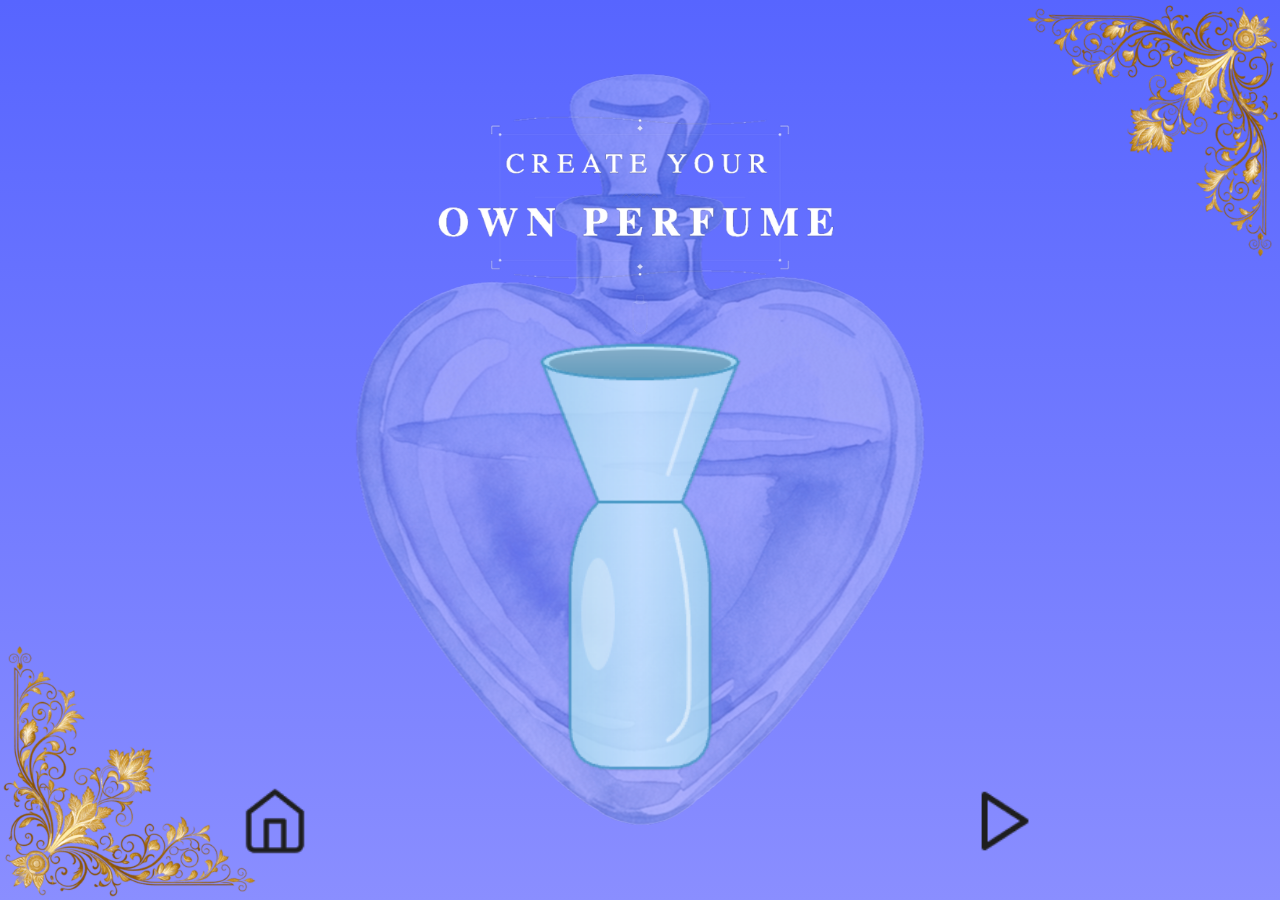
<file: index.html>
<!DOCTYPE html>
<html lang="en">
<head>
<meta charset="UTF-8">
<meta name="viewport" content="width=device-width, initial-scale=1.0">
<title>Create Your Own Perfume</title>
<link rel="stylesheet" href="css/style.css">
<script src="js/script.js" defer></script>
</head>

<body>

<section class="hero">

    <!-- Large center bottle behind everything -->
    <img src="Assets/bottle.png" class="hero-background-bottle" alt="Background Bottle">

    <!-- Corner Borders -->
    <img src="Assets/Border left.png" class="border-bottom-left" alt="Bottom Left Border">
    <img src="Assets/Border right.png" class="border-top-right" alt="Top Right Border">

    <!-- Hero Title -->
    <img src="Assets/Create your own perfume.png" class="title" alt="Create Your Own Perfume">

    <!-- Hero Buttons -->
    <div class="hero-actions">
        <a href="index.html"><img src="Assets/Home.png" alt="Home" class="btn home-btn"></a>
        <a href="make.html"><img src="Assets/Play.png" alt="Play" class="btn home-btn"></a>
    </div>

    <!-- Potion Bottle floating in the middle -->
    <img src="Assets/potion-bottle.png" class="potion-bottle" alt="Potion Bottle">

</section>

<!-- Background music (hidden) -->
<audio id="background-music" src="Assets/jazz.mp3" loop></audio>

</body>
</html>
</file>
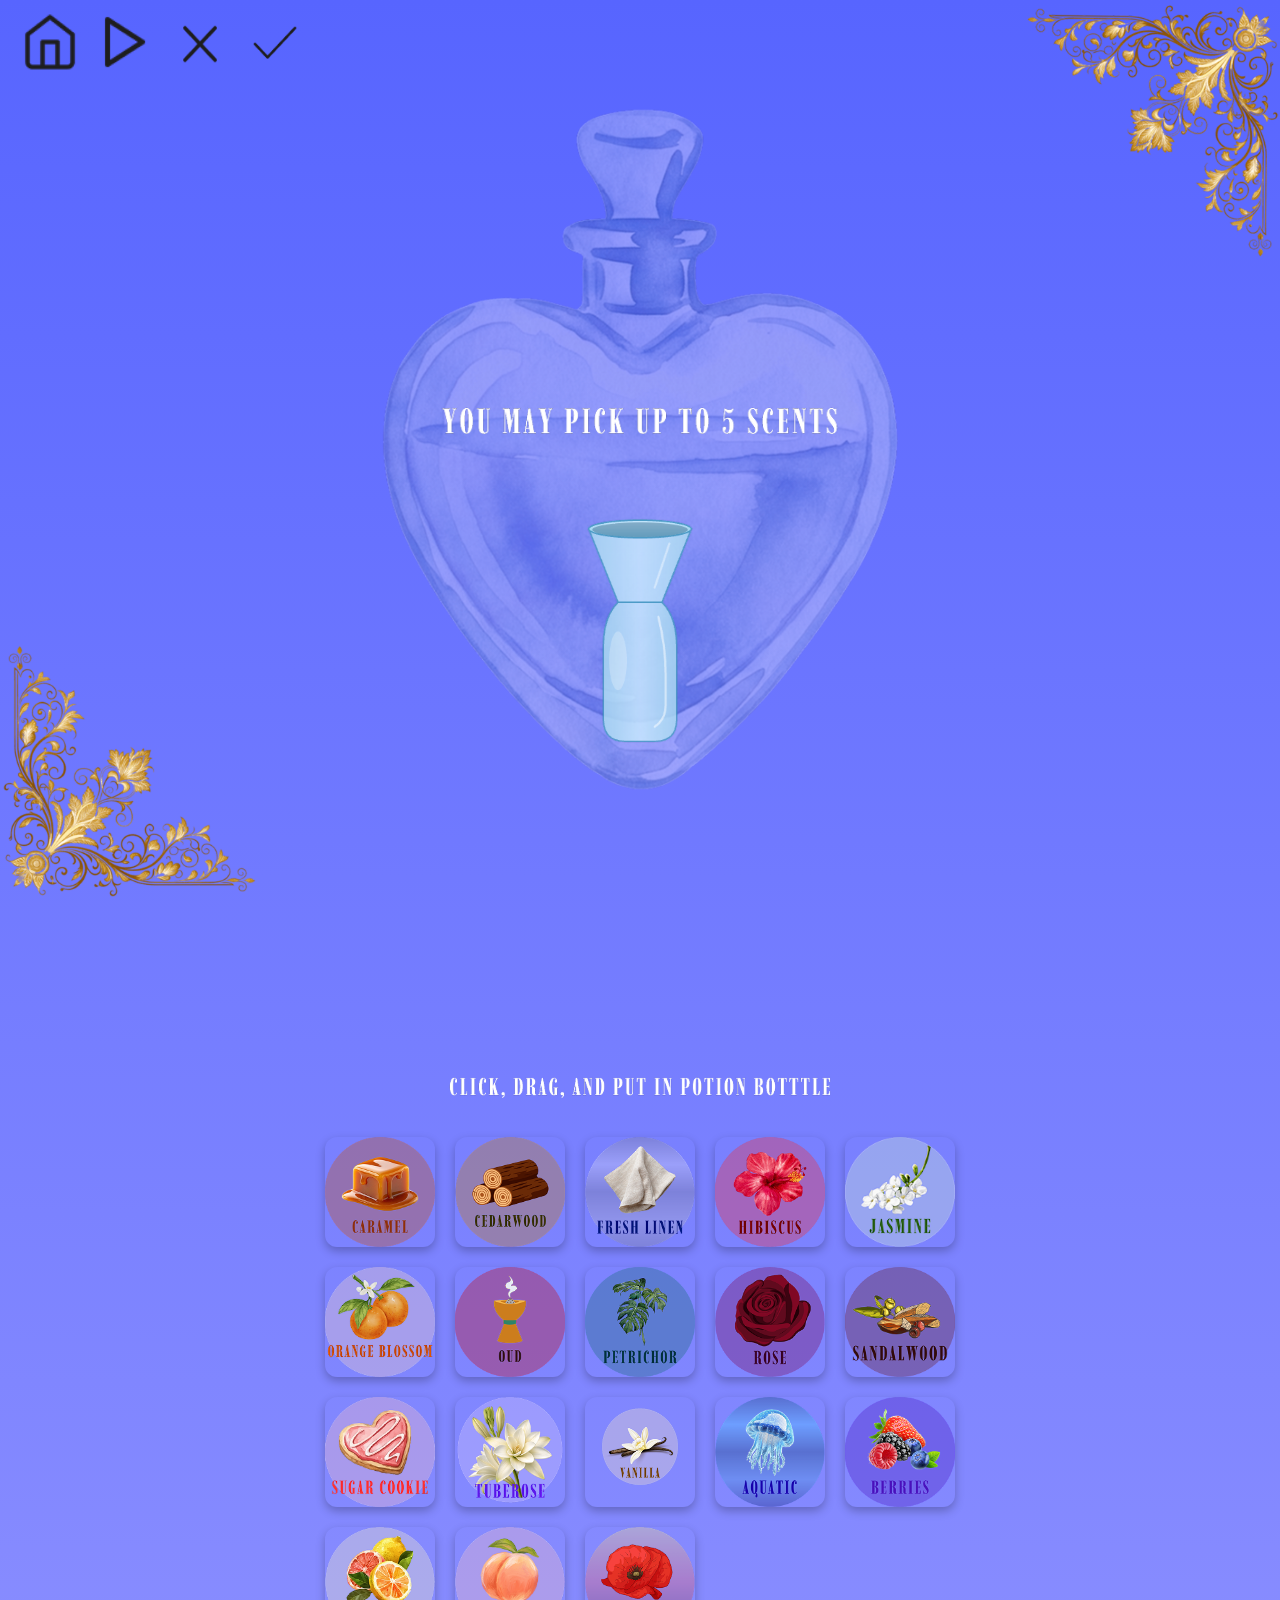
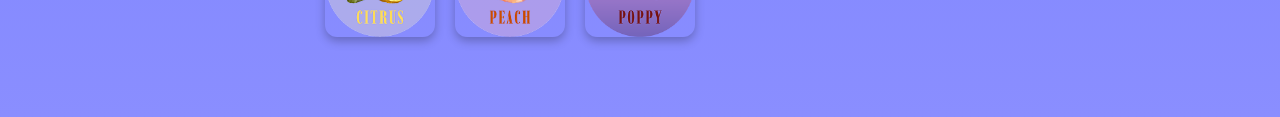
<file: make.html>
<!DOCTYPE html>
<html lang="en">
<head>
<meta charset="UTF-8">
<meta name="viewport" content="width=device-width, initial-scale=1.0">
<title>Make - Create Your Perfume</title>
<link rel="stylesheet" href="css/make.css">
<script src="js/make.js" defer></script>
</head>
<body>

<!-- Top Navigation -->
<div class="top-nav">
    <a href="index.html"><img src="Assets/Home.png" alt="Home" class="home-btn"></a>
    <a href="recommendations.html"><img src="Assets/Play.png" alt="Play" class="play-btn"></a>
    <img src="Assets/Make/X.png" class="potion-x" alt="Remove Scent">
    <img src="Assets/Make/Check.png" class="potion-check" alt="Confirm Scent">
</div>

<!-- Background Bottle -->
<img src="Assets/bottle.png" class="hero-background-bottle" alt="Background Bottle">

<!-- Hero Section: Instructions + Potion + Click & Drag -->
<div class="hero-section">

    <!-- Top Instruction -->
    <div class="make-instructions">
        <img src="Assets/Make/You may pick up to 5 scents.png" alt="Limit Note">
    </div>

    <!-- Potion Bottle -->
    <div class="potion-container">
        <img src="Assets/potion-bottle.png" class="potion-bottle" alt="Potion Bottle">
        <div class="potion-fill"></div>
    </div>

    <!-- Click & Drag Instructions -->
    <div class="make-click-drag">
        <img src="Assets/Make/click-drag.png" alt="Click and drag and put in potion bottle">
    </div>

</div>

<!-- Main Make Container: Scents Grid -->
<main class="make-container">
    <section class="make-grid">
        <img src="Assets/Make/Caramel.png" alt="Caramel" draggable="true">
        <img src="Assets/Make/Cedarwood 1.png" alt="Cedarwood" draggable="true">
        <img src="Assets/Make/Fresh Linen.png" alt="Fresh Linen" draggable="true">
        <img src="Assets/Make/Hibiscus.png" alt="Hibiscus" draggable="true">
        <img src="Assets/Make/Jasmine 1.png" alt="Jasmine" draggable="true">
        <img src="Assets/Make/Orange Blossom 1.png" alt="Orange Blossom" draggable="true">
        <img src="Assets/Make/Oud.png" alt="Oud" draggable="true">
        <img src="Assets/Make/Petrichor.png" alt="Petrichor" draggable="true">
        <img src="Assets/Make/Rose.png" alt="Rose" draggable="true">
        <img src="Assets/Make/Sandalwood 1.png" alt="Sandalwood" draggable="true">
        <img src="Assets/Make/Sugar Cookie.png" alt="Sugar Cookie" draggable="true">
        <img src="Assets/Make/Tuberose (3) 1.png" alt="Tuberose" draggable="true">
        <img src="Assets/Make/Vanilla 1.png" alt="Vanilla" draggable="true">
        <img src="Assets/Make/aquatic.png" alt="Aquatic" draggable="true">
        <img src="Assets/Make/berries.png" alt="Berries" draggable="true">
        <img src="Assets/Make/citrus.png" alt="Citrus" draggable="true">
        <img src="Assets/Make/peach.png" alt="Peach" draggable="true">
        <img src="Assets/Make/poppy.png" alt="Poppy" draggable="true">
    </section>
</main>

<!-- Corner Borders -->
<img src="Assets/Border left.png" class="border-bottom-left" alt="Bottom Left Border">
<img src="Assets/Border right.png" class="border-top-right" alt="Top Right Border">

</body>
</html>
</file>
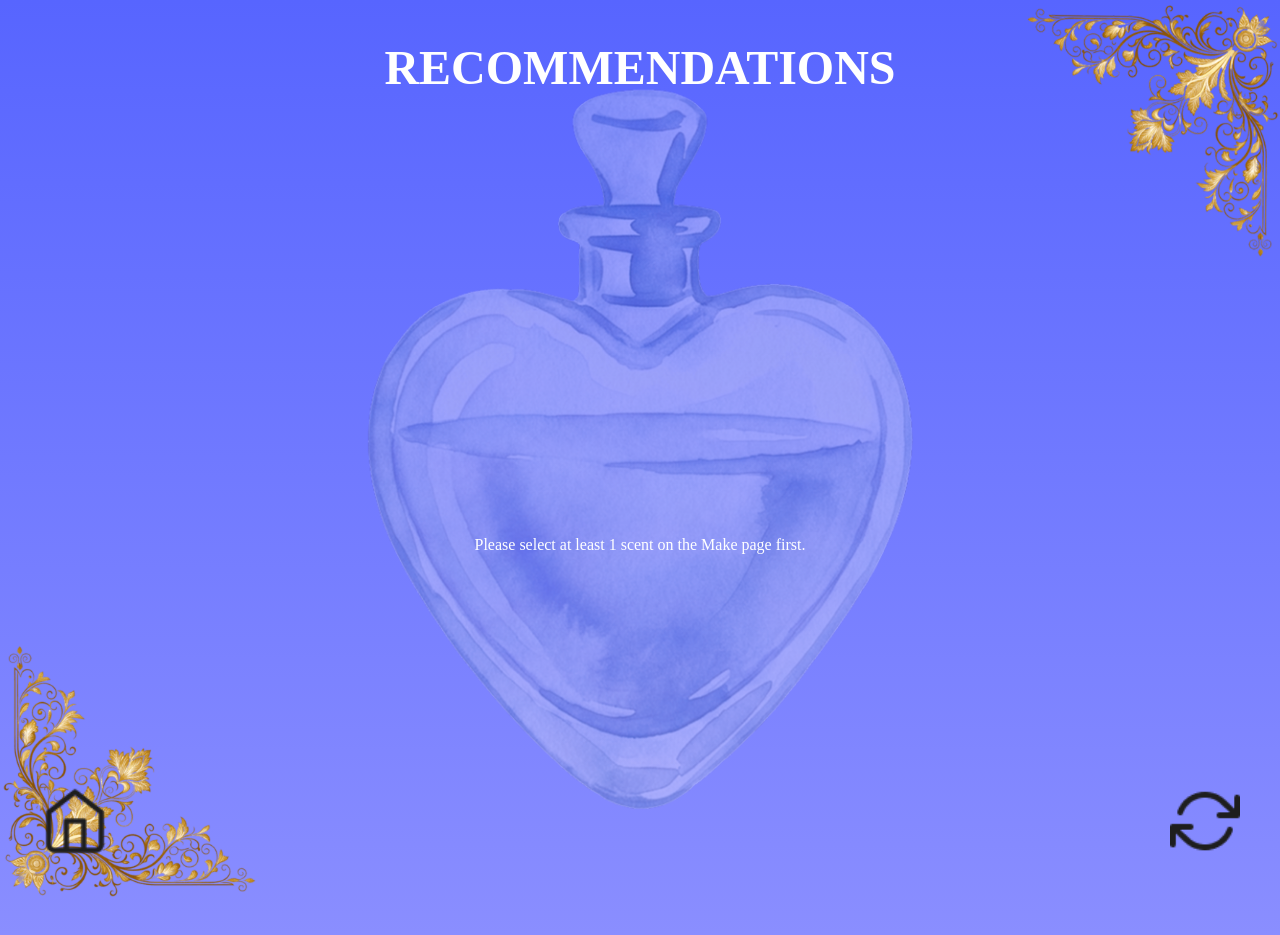
<file: recommendations.html>
<!DOCTYPE html>
<html lang="en">
<head>
<meta charset="UTF-8">
<meta name="viewport" content="width=device-width, initial-scale=1.0">
<title>Recommendations</title>
<link rel="stylesheet" href="css/recommendations.css">
<script src="js/recommendations.js" defer></script>
</head>

<body>

<!-- Background Bottle -->
<img src="Assets/bottle.png" class="hero-background-bottle" alt="Background Bottle">

<!-- Corner Borders -->
<img src="Assets/Border left.png" class="border-bottom-left" alt="Bottom Left Border">
<img src="Assets/Border right.png" class="border-top-right" alt="Top Right Border">

<!-- Page Title -->
<h1 class="recommendations-title">RECOMMENDATIONS</h1>

<!-- Home Button -->
<a href="index.html" class="home-button">
    <img src="Assets/Home.png" alt="Home Button">
</a>

<!-- Refresh Button -->
<a href="make.html" class="refresh-button">
    <img src="Assets/Recommendations/Refresh cw.png" alt="Refresh Button">
</a>

<!-- Recommendations Container -->
<div class="recommendations-container">
    <!-- Cards will be dynamically generated by recommendations.js -->
</div>

</body>
</html>
</file>
<file: css/style.css>
*{
    margin:0;
    padding:0;
    box-sizing:border-box;
}

/* Font */
@font-face{
    font-family: 'Imbue';
    src: url('../Assets/Font/Imbue-VariableFont_opsz,wght.ttf') format('truetype');
    font-weight: 100 900;
    font-style: normal;
    font-display: swap;
}

body{
    background: linear-gradient(180deg, #5765FF 0%, #8A8EFF 100%);
    font-family:"Imbue", serif;
    color:#ffffff;
    text-transform:uppercase;
    overflow-x:hidden;
}

/* Page Titles */
.page-title {
    text-align:center;
    margin-bottom:24px;
    font-size: clamp(24px, 4vw, 48px);
    line-height:1.1;
}

/* HERO SECTION */
.hero {
    position: relative;
    height: 100vh;
    display: flex;
    flex-direction: column;
    align-items: center;
    justify-content: flex-start;
    overflow: hidden;
    padding-top: 80px;
}

/* Large background bottle behind everything (make + index pages) */
.hero-background-bottle {
    position: absolute;
    left: 50%;
    top: 50%;
    transform: translate(-50%, -50%);
    width: 939px; /* Figma size */
    z-index: 0;  /* behind everything */
    pointer-events: none;
}

.hero .title {
    width: 560px;
    max-width: 85%;
    margin-bottom: 0;
    z-index: 3;
    text-align: center;
    text-shadow:0 4px 8px rgba(0,0,0,0.3);
    position: relative;
}

.hero-content{
    text-align:center;
    z-index:3;
    position:relative;
}

.potion-bottle {
    position: absolute;
    left: 50%;
    top: 62%; /* lowered but still centered */
    transform: translate(-50%, -50%);
    width: 420px;
    z-index: 2; /* above background bottle */
    pointer-events: none;
    animation: float 4s ease-in-out infinite;
}

/* Floating animation */
@keyframes float {
    0%,100% { transform: translate(-50%, -50%) translateY(0px); }
    50% { transform: translate(-50%, -50%) translateY(-12px); }
}

/* Borders positioned in corners */
.border-bottom-left {
    position: absolute;
    left: 0;
    bottom: 0;
    width: 260px;
    z-index: 1;
}

.border-top-right {
    position: absolute;
    right: 0;
    top: 0;
    width: 260px;
    z-index: 1;
}

/* Buttons */
.btn{
    display:inline-block;
    cursor:pointer;
    transition: transform 0.2s ease, filter 0.2s ease;
}

.hero-actions {
    position: absolute;
    bottom: 40px;
    left: 50%;
    width: 100%;
    max-width: 800px;
    display: flex;
    justify-content: space-between;
    transform: translateX(-50%);
    z-index: 3;
}

.home-btn {
    width: 70px;
}
.play-btn {
    width: 70px;
}

.hero-actions .btn:hover{
    transform: scale(1.05);
    filter: brightness(1.1);
}

/* Top Nav */
.top-nav{
    position:fixed;
    left:20px;
    top:20px;
    z-index:4;
}
.top-nav img{ 
    filter:brightness(1.05); 
    width:60px; 
    margin-right:10px; 
}

/* Make Page */
.make-container{
    padding:40px;
    color:#fff;
    min-height:100vh;
    position:relative;
    z-index:3;
}

/* Potion fill overlay (make page only) */
.potion-fill {
    position: absolute;
    left: 50%;
    top: 62%; /* match potion-bottle */
    transform: translate(-50%, -50%);
    width: 420px; /* match potion-bottle */
    height: 0; /* will grow as users drag scents */
    background: linear-gradient(to top, rgba(255, 192, 203, 0.6), rgba(255, 105, 180, 0.8));
    border-radius: 50% 50% 45% 45%;
    z-index: 2;
    pointer-events: none;
    transition: height 0.5s ease;
}

.make-instructions img{
    display:block;
    margin:0 auto 20px auto;
    max-width:90%;
}

.make-grid{
    display: flex; /* flex for drag flow */
    flex-wrap: wrap;
    gap: 20px;
    justify-content: center;
    max-width:900px;
    margin:auto;
    padding-bottom: 200px; /* space for potion area */
}

.make-grid img{
    width:100%;
    height:120px;
    border-radius:12px;
    box-shadow:0 4px 10px rgba(0,0,0,0.25);
    object-fit:cover;
    transition: transform .2s ease, box-shadow .2s ease;
    cursor:pointer;
}

.make-grid img:hover{
    transform:scale(1.08);
    box-shadow:0 8px 20px rgba(0,0,0,0.35);
}

.make-grid img.selected{
    outline:4px solid rgba(255,215,0,0.9);
    transform:translateY(-6px) scale(1.05);
}

.make-grid img.flash{
    box-shadow:0 0 0 4px rgba(255,90,90,0.9);
}

/* Dragging scent style */
.make-grid img.dragging {
    opacity: 0.5;
    transform: scale(1.1);
}

/* X and Check buttons below potion */
.make-actions {
    position: absolute;
    bottom: 100px;
    left: 50%;
    transform: translateX(-50%);
    display: flex;
    gap: 30px;
    z-index: 3;
}

.make-actions img {
    width: 70px;
    cursor: pointer;
    transition: transform 0.2s ease;
}

.make-actions img:hover {
    transform: scale(1.1);
}

/* Recommendations Page */
.rec-container{
    padding:40px;
    min-height:100vh;
    text-align:center;
}

.rec-grid{
    display:flex;
    gap:30px;
    flex-wrap:wrap;
    justify-content:center;
    align-items:center;
}

.rec-grid img{
    width:140px;
    border-radius:12px;
    box-shadow:0 6px 16px rgba(0,0,0,0.3);
    transition: transform 0.2s ease, box-shadow 0.2s ease;
}

.rec-grid img:hover{
    transform:scale(1.05);
    box-shadow:0 8px 20px rgba(0,0,0,0.35);
}

/* Responsive */
@media (max-width:1024px){
    .make-grid{ grid-template-columns: repeat(3, 1fr); }
    .hero .title{ width:400px; }
    .potion-bottle{ width:320px; }
    .hero-background-bottle{ width:700px; }
}

@media (max-width:600px){
    .make-grid{ grid-template-columns: repeat(2, 1fr); }
    .hero .title{ width:280px; }
    .hero-actions{ gap:20px; bottom:40px; }
    .potion-bottle{ width:250px; }
    .hero-background-bottle{ width:500px; }
}

@media (min-width:1440px){
    .make-grid { gap: 28px; max-width: 1100px; }
    .hero .title { width:600px; }
    .hero-background-bottle{ width:939px; }
}
</file>
<file: css/make.css>
/* ===== make.css ===== */

*{
    margin:0;
    padding:0;
    box-sizing:border-box;
}

/* Font */
@font-face{
    font-family:'Imbue';
    src:url('../Assets/Font/Imbue-VariableFont_opsz,wght.ttf') format('truetype');
    font-weight:100 900;
}

body{
    background:linear-gradient(180deg,#5765FF 0%,#8A8EFF 100%);
    font-family:"Imbue", serif;
    color:white;
    text-transform:uppercase;
    overflow-x:hidden;
}

/* ================= NAV ================= */

.top-nav{
    position:fixed;
    top:12px;   /* moved buttons up */
    left:20px;
    z-index:20;
    display:flex;
    gap:15px;
}

.top-nav img{
    width:60px;
    cursor:pointer;
}

/* ================= BACKGROUND BOTTLE ================= */

.hero-background-bottle{
    position:absolute;
    left:50%;
    top:50%;
    transform:translate(-50%,-50%);
    width:850px;
    z-index:0;
    pointer-events:none;
}

/* ================= HERO SECTION ================= */

.hero-section{

    width:100%;

    display:flex;
    flex-direction:column;

    align-items:center;
    justify-content:flex-start;

    text-align:center;

    position:relative;
    z-index:2;

    margin-top:140px; /* slightly higher */
}

/* ================= INSTRUCTIONS ================= */

.make-instructions img{
    width:420px;
    display:block;
    margin:0 auto 18px auto;
}

/* ================= POTION ================= */

.potion-container{

    position:relative;

    width:220px;
    height:330px;

    margin:5px auto 8px auto; /* reduced spacing */

    display:flex;
    align-items:center;
    justify-content:center;
}

/* Bottle */

.potion-bottle{
    width:100%;
    pointer-events:none;
    z-index:3;

    animation:float 4s ease-in-out infinite;
}

/* Floating animation */

@keyframes float{
    0%,100%{transform:translateY(0);}
    50%{transform:translateY(-10px);}
}

/* Liquid */

.potion-fill{

    position:absolute;

    bottom:28px;
    left:50%;
    transform:translateX(-50%);

    width:58%;
    height:0%;

    max-height:190px;

    overflow:hidden;

    z-index:2;

    transition:height .35s ease;
}

.potion-fill::before{

    content:"";

    position:absolute;
    bottom:0;
    left:0;

    width:100%;
    height:100%;

    background:rgba(255,215,0,.65);

    border-radius:50% 50% 0 0 / 18% 18% 0 0;
}

/* ================= CLICK DRAG ================= */

.make-click-drag{
    width:100%;
    text-align:center;
}

.make-click-drag img{
    width:420px;
    display:block;
    margin:0 auto; /* removed extra spacing */
}

/* ================= SCENT GRID ================= */

.make-container{

    width:100%;
    padding:35px 40px 80px 40px;

    display:flex;
    justify-content:center;

    position:relative;
    z-index:3;
}

.make-grid{

    max-width:900px;

    display:grid;
    grid-template-columns:repeat(5,1fr);

    gap:20px;
}

.make-grid img{

    width:110px;
    height:110px;

    object-fit:cover;

    border-radius:12px;

    cursor:grab;

    box-shadow:0 4px 10px rgba(0,0,0,.25);

    transition:.2s;
}

.make-grid img:hover{
    transform:scale(1.06);
}

.make-grid img.dragging{
    opacity:.5;
}

.make-grid img.selected{
    outline:4px solid gold;
}

.make-grid img.flash{
    box-shadow:0 0 0 4px red;
}

/* ================= BORDERS ================= */

.border-bottom-left{
    position:absolute;
    bottom:0;
    left:0;
    width:260px;
    z-index:1;
    pointer-events:none;
}

.border-top-right{
    position:absolute;
    top:0;
    right:0;
    width:260px;
    z-index:1;
    pointer-events:none;
}

/* ================= RESPONSIVE ================= */

@media(max-width:900px){

.hero-background-bottle{
    width:650px;
}

.potion-container{
    width:180px;
    height:260px;
}

.potion-container{
    padding-top:40px;
    padding-bottom:40px;
}

.make-grid{
    grid-template-columns:repeat(4,1fr);
}

.make-grid img{
    width:85px;
    height:85px;
}

}

@media(max-width:600px){

.hero-background-bottle{
    width:500px;
}

.make-grid{
    grid-template-columns:repeat(3,1fr);
}

}

/* ===== DROPLET SPLASH ===== */
.splash {
    position: absolute;
    bottom: 28px; /* aligns with top of potion fill */
    left: 50%;
    width: 20px;
    height: 20px;
    background: rgba(255, 255, 255, 0.7);
    border-radius: 50%;
    transform: translateX(-50%) scale(0);
    animation: splashAnim 0.4s forwards;
    pointer-events: none;
    z-index: 5;
}

@keyframes splashAnim {
    0% { transform: translateX(-50%) scale(0); opacity: 1; }
    50% { transform: translateX(-50%) scale(1.2); opacity: 0.8; }
    100% { transform: translateX(-50%) scale(0.6); opacity: 0; }
}
</file>
<file: css/recommendations.css>
/* ===== recommendations.css ===== */

* {
    margin: 0;
    padding: 0;
    box-sizing: border-box;
}

body {
    font-family: 'Imbue', serif;
    background: linear-gradient(180deg, #5765FF 0%, #8A8EFF 100%);
    color: #fff;
    text-align: center;
    overflow-x: hidden;
    min-height: 100vh;
    display: flex;
    flex-direction: column;
    justify-content: flex-start;
}

/* ===== NAVIGATION BUTTONS ===== */

.home-button {
    position: fixed;
    bottom: 40px;
    left: 40px;
    z-index: 5;
}

.home-button img {
    width: 70px;
    cursor: pointer;
}

.refresh-button {
    position: fixed;
    bottom: 40px;
    right: 40px;
    z-index: 5;
}

.refresh-button img {
    width: 70px;
    cursor: pointer;
}

/* Background Bottle */

.hero-background-bottle {
    position: fixed;
    top: 50%;
    left: 50%;
    transform: translate(-50%, -50%);
    width: 900px;
    z-index: 0;
    pointer-events: none;
}

/* Corner Borders */

.border-bottom-left {
    position: fixed;
    left: 0;
    bottom: 0;
    width: 260px;
    z-index: 2;
}

.border-top-right {
    position: fixed;
    right: 0;
    top: 0;
    width: 260px;
    z-index: 2;
}

/* Page Title */

.recommendations-title {
    font-family: 'Imbue', serif;
    text-transform: uppercase;
    font-size: 3rem;
    font-weight: 700;
    margin-top: 40px;
    z-index: 2;
    position: relative;
}

/* Recommendations Cards Container */

.recommendations-container {
    display: flex;
    justify-content: center;
    align-items: center;
    gap: 50px;
    margin-top: 60px;
    z-index: 2;
    position: relative;
    flex-wrap: wrap;
    min-height: calc(100vh - 120px);
}

/* Individual Perfume Card */

.recommendation-card {
    background: rgba(255, 255, 255, 0.1);
    border-radius: 20px;
    padding: 20px;
    width: 280px;
    text-align: center;
    backdrop-filter: blur(8px);
    box-shadow: 0 4px 20px rgba(0,0,0,0.2);
    transition: transform 0.3s ease;
}

.recommendation-card:hover {
    transform: translateY(-5px);
}

/* Perfume Title */

.recommendation-card h2 {
    margin-bottom: 10px;
    font-size: 1.3rem;
}

/* Perfume Image */

.perfume-image {
    width: 140px;
    height: auto;
    margin: 10px auto 15px auto;
    display: block;
    object-fit: contain;
}

/* Description */

.recommendation-card .description {
    font-size: 1rem;
    margin-bottom: 10px;
}

/* Price Tier */

.recommendation-card .price {
    font-weight: bold;
    font-size: 1.2rem;
    color: #FFD700;
    margin-top: 5px;
}

/* Price Explanation */

.recommendation-card .price-info {
    font-size: 1rem;
    color: #FFD700;
    margin-top: 2px;
}

/* ===== RESPONSIVE ===== */

@media(max-width: 1024px){

    .hero-background-bottle {
        width: 700px;
    }

    .recommendations-container {
        gap: 30px;
        min-height: calc(100vh - 100px);
    }

}

@media(max-width: 600px){

    .hero-background-bottle {
        width: 500px;
    }

    .recommendations-container {
        flex-direction: column;
        gap: 20px;
        min-height: calc(100vh - 80px);
    }

    .recommendation-card {
        width: 80%;
        margin: 0 auto;
    }

    .perfume-image {
        width: 120px;
    }

}
</file>
